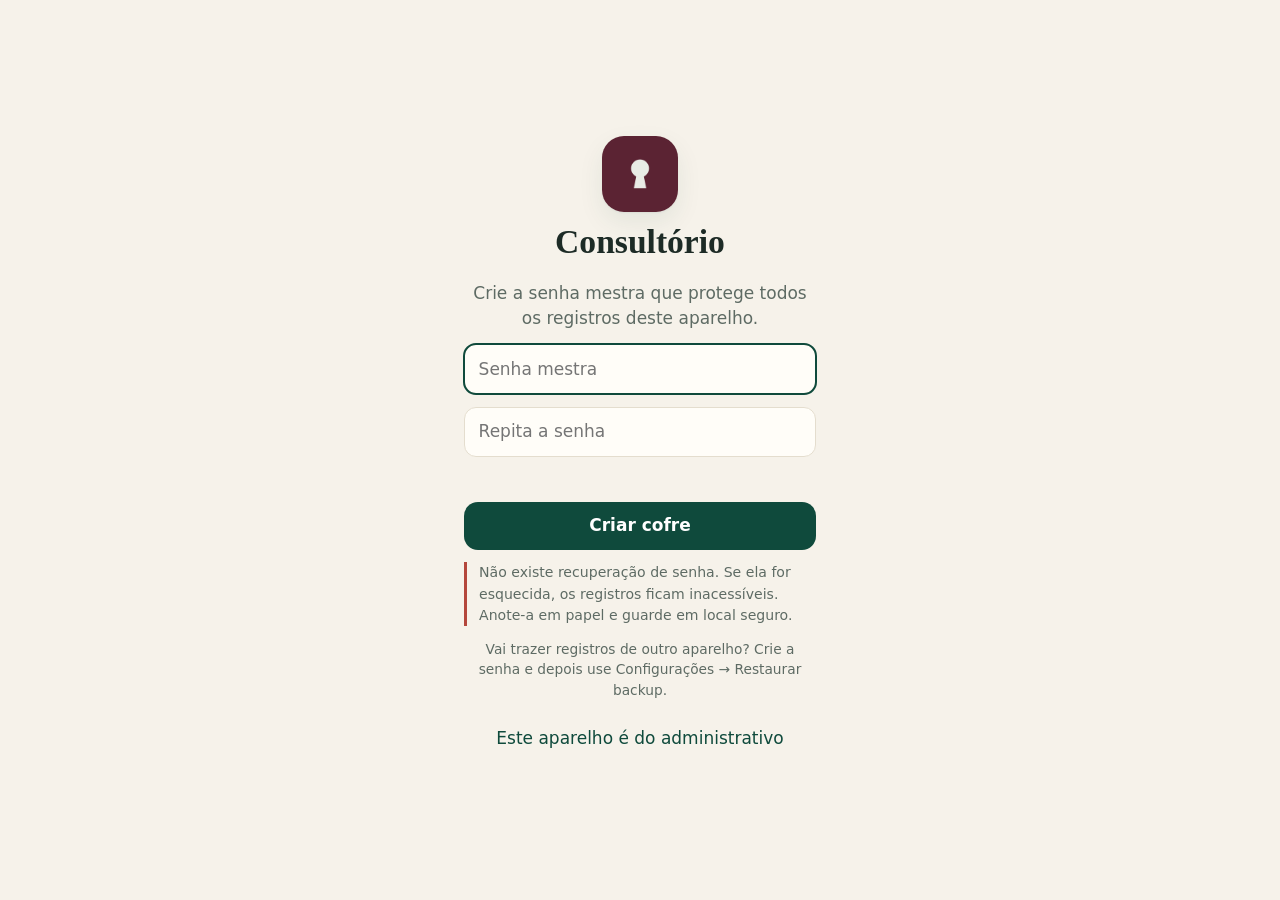
<file: index.html>
<!doctype html>
<html lang="pt-BR">
<head>
<meta charset="utf-8">
<meta name="viewport" content="width=device-width, initial-scale=1">
<!-- Política de segurança: o app só pode falar com o login do Google e com a API do Drive (para ler as listas). Qualquer outro servidor é bloqueado. -->
<meta http-equiv="Content-Security-Policy" content="default-src 'self'; script-src 'self' https://accounts.google.com/gsi/client; style-src 'self' https://accounts.google.com/gsi/style; img-src 'self'; connect-src https://www.googleapis.com https://oauth2.googleapis.com https://accounts.google.com/gsi/; frame-src https://accounts.google.com/gsi/; font-src 'none'; object-src 'none'; base-uri 'none'; form-action 'none'; manifest-src 'self'; worker-src 'self'">
<meta name="color-scheme" content="light dark">
<meta name="referrer" content="no-referrer">
<meta name="robots" content="noindex">
<meta name="theme-color" content="#E9ECE6" media="(prefers-color-scheme: light)">
<meta name="theme-color" content="#161A1B" media="(prefers-color-scheme: dark)">
<link rel="manifest" href="manifest.webmanifest">
<link rel="icon" href="icone-192.png">
<link rel="stylesheet" href="estilo.css">
<title>Consultório</title>
</head>
<body>
<main id="app"></main>
<noscript>Este app precisa de JavaScript ativado.</noscript>
<script src="cofre.js"></script>
<script src="app.js"></script>
<script src="admin.js"></script>
</body>
</html>
</file>
<file: estilo.css>
/* Consultório — visual moderno em cartões. Tinta granada sobre cinza-sálvia. */
:root {
  --fundo: #ECEEEA;
  --cartao: #FFFFFF;
  --campo: #F2F3F0;
  --tinta: #1C2224;
  --suave: #616B69;
  --linha: #E0E4DD;
  --granada: #5B2333;
  --granada-tinta: #FFFFFF;
  --granada-suave: #F3E7EA;
  --ocre: #8A5A1F;
  --ocre-suave: #F7EDDD;
  --perigo: #A2322B;
  --perigo-suave: #F8E4E2;
  --sombra: 0 1px 2px rgba(28, 34, 36, .05), 0 8px 24px rgba(28, 34, 36, .06);
  --raio: 18px;
  --serifa: "Noto Serif", Georgia, "Times New Roman", serif;
  --sans: system-ui, Roboto, "Segoe UI", sans-serif;
  color-scheme: light dark;
  padding-top: env(safe-area-inset-top, 0px);
  padding-bottom: env(safe-area-inset-bottom, 0px);
}
@media (prefers-color-scheme: dark) {
  :root:not([data-theme="light"]) {
    --fundo: #131718; --cartao: #1C2122; --campo: #252B2C; --tinta: #E7E9E4; --suave: #9CA6A3; --linha: #2E3637;
    --granada: #DDA3B1; --granada-tinta: #1A1113; --granada-suave: #3A262C;
    --ocre: #E0B372; --ocre-suave: #3A2E1D; --perigo: #EC8F86; --perigo-suave: #3C2321; --sombra: none;
  }
}
:root[data-theme="dark"] {
  --fundo: #131718; --cartao: #1C2122; --campo: #252B2C; --tinta: #E7E9E4; --suave: #9CA6A3; --linha: #2E3637;
  --granada: #DDA3B1; --granada-tinta: #1A1113; --granada-suave: #3A262C;
  --ocre: #E0B372; --ocre-suave: #3A2E1D; --perigo: #EC8F86; --perigo-suave: #3C2321; --sombra: none;
}

* { box-sizing: border-box; }
html { -webkit-text-size-adjust: 100%; scroll-padding-top: env(safe-area-inset-top, 0px); height: 100%; }
body { margin: 0; min-height: 100%; background: var(--fundo); color: var(--tinta); font: 17px/1.5 var(--sans); -webkit-tap-highlight-color: transparent; }
#app { max-width: 760px; margin: 0 auto; }
button { font: inherit; color: inherit; cursor: pointer; }
button:disabled { opacity: .4; cursor: default; }
:focus-visible { outline: 2px solid var(--granada); outline-offset: 2px; }
p { margin: 0; }

/* Campos */
input, textarea, select {
  width: 100%; font: inherit; color: var(--tinta); background: var(--campo);
  border: 1px solid transparent; border-radius: 12px; padding: .7rem .85rem; min-height: 48px;
}
input:focus, textarea:focus, select:focus { outline: 2px solid var(--granada); outline-offset: -1px; }
select { width: auto; }
textarea { resize: none; overflow: hidden; line-height: 1.6; min-height: 5rem; }
textarea.grande { min-height: 12rem; }

/* Ícones */
.ic { width: 22px; height: 22px; fill: none; stroke: currentColor; stroke-width: 1.8; stroke-linecap: round; stroke-linejoin: round; flex: none; }
.ic-bolha { width: 36px; height: 36px; border-radius: 11px; display: grid; place-items: center; background: var(--granada-suave); color: var(--granada); flex: none; }
.ic-bolha .ic { width: 19px; height: 19px; }
.ic-bolha.grande { width: 56px; height: 56px; border-radius: 16px; }
.ic-bolha.grande .ic { width: 26px; height: 26px; }

/* Botões */
.primario, .secundario, .perigo { min-height: 48px; padding: .7rem 1.15rem; border-radius: 12px; font-weight: 600; }
.primario { background: var(--granada); color: var(--granada-tinta); border: 0; }
.secundario { background: var(--cartao); border: 1px solid var(--linha); }
.perigo { background: var(--perigo); color: var(--cartao); border: 0; }
.perigo-texto { color: var(--perigo); }
.compacto { min-height: 40px; padding: .45rem .9rem; font-size: .92rem; }
.com-icone { display: inline-flex; align-items: center; gap: .35rem; }
.com-icone .ic { width: 18px; height: 18px; }
.link { background: none; border: 0; color: var(--granada); padding: .8rem 0; font-weight: 500; }
.icone { width: 46px; height: 46px; display: grid; place-items: center; border: 0; background: transparent; border-radius: 14px; flex: none; }
.icone:active { background: var(--granada-suave); }

/* Cabeçalho */
.topo {
  position: sticky; top: 0; z-index: 5; display: flex; align-items: center; gap: .15rem;
  padding: .55rem .5rem .55rem 1rem; background: var(--fundo);
}
.topo:has(> .icone:first-child) { padding-left: .3rem; }
.topo .titulo { flex: 1; min-width: 0; }
.topo h1 { margin: 0; font: 600 1.25rem/1.2 var(--serifa); overflow: hidden; text-overflow: ellipsis; white-space: nowrap; }
.topo-grande h1 { font-size: 1.9rem; padding-top: .45rem; }
.sub { display: flex; gap: .6rem; font-size: .82rem; color: var(--suave); min-height: 1.1em; }
.status.erro { color: var(--perigo); }
.acoes { display: flex; }

.conteudo { padding: .4rem 1rem 7.5rem; }
.pilha { display: flex; flex-direction: column; gap: .85rem; }

/* Cartões */
.cartao { background: var(--cartao); border-radius: var(--raio); box-shadow: var(--sombra); padding: 1rem 1.05rem 1.1rem; border: 1px solid var(--linha); }
@media (prefers-color-scheme: light) { .cartao { border-color: transparent; } }
.cartao-titulo { display: flex; align-items: center; gap: .6rem; margin: 0 0 .8rem; font: 600 1.02rem/1.3 var(--sans); }
.secao-titulo { margin: 0 0 .3rem; font: 600 .95rem/1.3 var(--sans); color: var(--suave); }

/* Busca */
.campo-busca { position: relative; display: block; margin-bottom: .9rem; }
.campo-busca .ic { position: absolute; left: .85rem; top: 50%; transform: translateY(-50%); color: var(--suave); pointer-events: none; }
.campo-busca input { padding-left: 2.7rem; background: var(--cartao); border-color: var(--linha); border-radius: 14px; }

/* Aviso de backup */
.aviso-backup { display: flex; align-items: center; gap: .8rem; padding: .8rem .9rem; margin-bottom: .9rem; border-radius: var(--raio); background: var(--ocre-suave); }
.aviso-backup .ic-bolha { background: var(--cartao); color: var(--ocre); }
.aviso-backup div { flex: 1; min-width: 0; }
.aviso-backup strong { display: block; font-size: .95rem; }
.aviso-backup small { color: var(--suave); font-size: .82rem; line-height: 1.35; display: block; }

/* Lista de pacientes */
.cartoes { display: flex; flex-direction: column; gap: .6rem; }
.paciente { display: flex; align-items: center; gap: .85rem; width: 100%; text-align: left; padding: .85rem .8rem .85rem .9rem; }
.paciente:active, .sessao-item:active, .resultado:active { transform: scale(.99); }
.paciente .info { flex: 1; min-width: 0; display: flex; flex-direction: column; gap: .1rem; }
.paciente .nome { font: 600 1.08rem/1.3 var(--serifa); overflow: hidden; text-overflow: ellipsis; white-space: nowrap; }
.meta { display: flex; align-items: center; gap: .35rem; font-size: .84rem; color: var(--suave); }
.meta .ic { width: 15px; height: 15px; }
.contador { min-width: 2rem; height: 2rem; padding: 0 .5rem; border-radius: 1rem; display: grid; place-items: center; background: var(--campo); font-size: .85rem; font-weight: 600; color: var(--suave); }
.paciente > .ic { color: var(--suave); width: 18px; height: 18px; }
.vazio { padding: 2.5rem 1rem; text-align: center; color: var(--suave); }

/* Avatares */
.avatar { width: 48px; height: 48px; border-radius: 50%; display: grid; place-items: center; color: #fff; font: 600 1rem/1 var(--sans); letter-spacing: .02em; flex: none; }
.avatar.grande { width: 64px; height: 64px; font-size: 1.3rem; border-radius: 20px; }
.c1 { background: #5B2333; } .c2 { background: #2F5D62; } .c3 { background: #3E4C74; }
.c4 { background: #8A5A1F; } .c5 { background: #55652F; } .c6 { background: #6B3F6E; }

/* Ficha: cabeçalho do paciente e abas */
.hero { display: flex; align-items: center; gap: 1rem; padding: .4rem 0 1rem; }
.hero-texto { min-width: 0; }
.hero h2 { margin: 0 0 .4rem; font: 600 1.5rem/1.2 var(--serifa); }
.chips { display: flex; flex-wrap: wrap; gap: .4rem; }
.chip { display: inline-flex; align-items: center; padding: .3rem .7rem; border-radius: 999px; background: var(--campo); font-size: .84rem; color: var(--tinta); border: 0; }
.hero .chip { background: var(--cartao); }
.chip.acao { background: var(--granada-suave); color: var(--granada); font-weight: 500; min-height: 36px; }
.chip b { font-weight: 700; margin-left: .3rem; }
.abas { display: grid; grid-template-columns: repeat(4, 1fr); gap: .3rem; padding: .3rem; margin-bottom: 1rem; background: var(--cartao); border-radius: 16px; box-shadow: var(--sombra); }
.aba { display: flex; flex-direction: column; align-items: center; gap: .15rem; padding: .5rem .2rem; border: 0; background: transparent; border-radius: 12px; font-size: .8rem; font-weight: 500; color: var(--suave); }
.aba.ativa { background: var(--granada); color: var(--granada-tinta); }
.faixa { margin-bottom: .8rem; padding: .7rem .9rem; border-radius: 12px; background: var(--granada-suave); font-size: .92rem; }

/* Retomar */
.destaque { background: var(--granada); color: var(--granada-tinta); border-color: transparent; }
.destaque-topo { display: flex; align-items: center; gap: .8rem; }
.destaque .ic-bolha { background: rgba(255, 255, 255, .16); color: inherit; }
.destaque small { display: block; opacity: .8; font-size: .82rem; }
.destaque strong { font: 600 1.15rem/1.3 var(--serifa); }
.destaque .relativo { margin-left: auto; font-size: .88rem; padding: .25rem .65rem; border-radius: 999px; background: rgba(255, 255, 255, .16); white-space: nowrap; }
.destaque .selo { margin-top: .7rem; }
.notas { list-style: none; margin: 0; padding: 0; display: flex; flex-direction: column; gap: .7rem; }
.notas li { padding-left: .8rem; border-left: 3px solid var(--granada); }
.notas p { white-space: pre-wrap; }
.data-mini { font-size: .78rem; font-weight: 600; color: var(--granada); }
.texto-corrido { white-space: pre-wrap; }
.mini-lista { display: flex; flex-direction: column; }
.vazio-cartao { display: flex; flex-direction: column; align-items: center; text-align: center; gap: .8rem; padding: 1.8rem 1.2rem; color: var(--suave); }

/* Sessões */
.sessao-item { display: block; width: 100%; text-align: left; }
.sessao-item.compacto { background: transparent; border: 0; padding: .7rem 0; border-top: 1px solid var(--linha); }
.sessao-item.compacto:first-child { border-top: 0; padding-top: 0; }
.linha1 { display: flex; align-items: center; gap: .6rem; flex-wrap: wrap; margin-bottom: .25rem; }
.num { font-weight: 600; }
.linha1 .suave { font-size: .86rem; }
.trecho { color: var(--tinta); font-size: .95rem; line-height: 1.5; }
.sessao-item .chips { margin-top: .6rem; }
.selo { display: inline-block; padding: .15rem .55rem; border-radius: 999px; font-size: .75rem; font-weight: 600; }
.selo.realizada { background: var(--granada-suave); color: var(--granada); }
.selo.falta { background: var(--perigo-suave); color: var(--perigo); }
.selo.remarcada { background: var(--ocre-suave); color: var(--ocre); }
.barra-lista { display: flex; align-items: center; justify-content: space-between; }
.barra-lista .link { padding: .3rem 0; font-size: .9rem; }
.navega { display: flex; align-items: center; justify-content: space-between; margin-bottom: .9rem; }
.navega .suave { font-size: .88rem; }
.linha-data { display: flex; align-items: center; gap: .8rem; margin-bottom: .8rem; }
.linha-data input { width: auto; }
.segmento { display: grid; grid-template-columns: repeat(3, 1fr); gap: .3rem; padding: .25rem; border-radius: 14px; background: var(--campo); }
.segmento button { border: 0; background: transparent; border-radius: 11px; padding: .55rem .3rem; font-size: .9rem; font-weight: 500; color: var(--suave); }
.segmento .ativo { background: var(--cartao); color: var(--tinta); box-shadow: 0 1px 3px rgba(0, 0, 0, .12); }
.segmento .ativo.falta { color: var(--perigo); }
.segmento .ativo.remarcada { color: var(--ocre); }
.cartao > input + .chips { margin-top: .6rem; }

/* Busca: resultados */
.resultado { display: block; width: 100%; text-align: left; }
.rotulo-res { display: inline-flex; align-items: center; gap: .4rem; font-weight: 600; font-size: .92rem; }
.rotulo-res .ic { width: 17px; height: 17px; color: var(--granada); }
.resultado small { display: block; margin-bottom: .2rem; }
mark { background: var(--granada-suave); color: var(--granada); font-weight: 600; border-radius: 4px; padding: 0 .12em; }

/* Ficha: formulário */
.grade { display: grid; gap: .8rem; grid-template-columns: 1fr; }
@media (min-width: 600px) { .grade { grid-template-columns: 1fr 1fr; } .grade .largo { grid-column: 1 / -1; } }
.campo { display: flex; flex-direction: column; gap: .3rem; }
.campo > span { font-size: .84rem; color: var(--suave); }

/* Botão flutuante */
.fab {
  position: fixed; bottom: calc(1.3rem + env(safe-area-inset-bottom, 0px)); right: max(1.1rem, calc(50vw - 380px + 1.1rem));
  width: 62px; height: 62px; border-radius: 20px; border: 0; background: var(--granada); color: var(--granada-tinta);
  display: grid; place-items: center; box-shadow: 0 8px 22px rgba(60, 15, 28, .32); z-index: 6;
}
.fab .ic { width: 28px; height: 28px; stroke-width: 2.2; }
.fab.estendido { width: auto; display: flex; gap: .45rem; padding: 0 1.3rem 0 1.05rem; font-weight: 600; }
.fab.estendido .ic { width: 22px; height: 22px; }

/* Configurações */
.linha-config { display: flex; align-items: center; gap: .8rem; padding: .7rem 0; }
.linha-config + .linha-config { border-top: 1px solid var(--linha); }
.linha-texto { flex: 1; min-width: 0; }
.linha-texto small { display: block; color: var(--suave); font-size: .82rem; line-height: 1.4; }
.linha-config > button, .linha-config > select { flex: none; }

.suave { color: var(--suave); }
.pequeno { font-size: .86rem; }
.centro { text-align: center; }

/* Telas de entrada */
.porta { min-height: 100vh; display: flex; flex-direction: column; justify-content: center; gap: .8rem; padding: 2rem 1.5rem; max-width: 400px; margin: 0 auto; }
.porta .marca { align-self: center; border-radius: 22px; box-shadow: var(--sombra); }
.porta h1 { margin: 0 0 .4rem; text-align: center; font: 600 2.1rem/1.1 var(--serifa); }
.porta input { background: var(--cartao); border-color: var(--linha); }
.erro-msg { color: var(--perigo); min-height: 1.3em; font-size: .92rem; }
.nota-alerta { font-size: .88rem; color: var(--suave); border-left: 3px solid var(--perigo); padding-left: .75rem; }
.prototipo { font-size: .82rem; text-align: center; color: var(--granada); background: var(--granada-suave); border-radius: 10px; padding: .5rem .7rem; }

/* Diálogos */
.dialogo { border: 0; border-radius: 20px; padding: 1.3rem; width: min(92vw, 420px); background: var(--cartao); color: var(--tinta); }
.dialogo::backdrop { background: rgba(12, 16, 16, .5); }
.dialogo h2 { margin: 0 0 .5rem; font: 600 1.25rem/1.3 var(--serifa); }
.dialogo p { margin: 0 0 .5rem; color: var(--suave); }
.dialogo input { margin-top: .55rem; }
.dialogo .botoes { display: flex; flex-wrap: wrap; gap: .5rem; justify-content: flex-end; margin-top: 1.1rem; }

@media (prefers-reduced-motion: reduce) { * { transition: none !important; animation: none !important; } }

/* Importação */
.botoes-linha { display: flex; flex-wrap: wrap; gap: .5rem; margin-top: .8rem; }
.fonte .secao-titulo { display: flex; align-items: center; gap: .4rem; margin: .4rem 0 .6rem; overflow-wrap: anywhere; }
.fonte .secao-titulo .ic { width: 18px; height: 18px; }
.linha-import { display: flex; flex-wrap: wrap; gap: .5rem; margin-bottom: .6rem; }
.linha-import select { flex: 1 1 12rem; }
.linha-import input { flex: 0 1 11rem; width: auto; }
.bloco-import.ignorado { opacity: .5; }
.alerta-mini { display: block; color: var(--ocre); font-size: .84rem; font-weight: 600; margin-bottom: .4rem; }
.aviso-backup small + small { margin-top: .35rem; }
.origem { display: block; margin-top: .5rem; font-size: .82rem; }
[hidden] { display: none !important; }

/* Importação de planilha */
.marcar { display: flex; align-items: center; gap: .6rem; margin: .4rem 0 .8rem; font-size: .92rem; }
.marcar input, .previa-paciente input { width: 22px; height: 22px; min-height: 0; accent-color: var(--granada); flex: none; }
.coluna-map { display: flex; flex-wrap: wrap; align-items: center; gap: .5rem .8rem; padding: .7rem 0; border-top: 1px solid var(--linha); }
.coluna-map.ignorado .coluna-info { opacity: .55; }
.coluna-info { flex: 1 1 10rem; min-width: 0; display: flex; flex-direction: column; }
.coluna-info small { overflow: hidden; text-overflow: ellipsis; white-space: nowrap; font-size: .82rem; }
.coluna-map select { flex: 1 1 100%; width: 100%; max-width: 100%; }
@media (min-width: 600px) { .coluna-map select { flex: 0 1 18rem; } }
.lista-previa { display: flex; flex-direction: column; }
.previa-paciente { display: flex; align-items: center; gap: .7rem; padding: .65rem 0; border-top: 1px solid var(--linha); }
.previa-paciente:first-child { border-top: 0; }
.previa-paciente .info { flex: 1; min-width: 0; display: flex; flex-direction: column; }
.previa-paciente .nome { font-weight: 600; }
.previa-paciente.ignorado .info { opacity: .5; }
.com-icone.link { display: inline-flex; }

/* Versão 5: sete abas, mensagens, documentos e declarações */
@media (min-width: 600px) { .abas { grid-template-columns: repeat(7, 1fr); } }
.grade.duas { grid-template-columns: 1fr 1fr; margin: .8rem 0; }
.centralizado { justify-content: center; }
.primario.largo { width: 100%; margin-top: .8rem; display: flex; }
.primario.com-icone, .secundario.com-icone { gap: .5rem; }
.dica-campo { display: block; margin-top: .45rem; font-size: .84rem; }
.chip.marcado { background: var(--granada); color: var(--granada-tinta); }
.linha-links { display: flex; flex-wrap: wrap; gap: 0 1.2rem; }
.linha-links .link { padding: .6rem 0 0; font-size: .9rem; }
.cartao .chips + .grade { margin-top: .9rem; }
.botoes-linha { display: flex; flex-wrap: wrap; gap: .6rem; }
.botoes-linha > button { flex: 1 1 11rem; display: flex; }
.faixa .link { padding: .4rem 0 0; }
.pilha-pequena { display: flex; flex-direction: column; gap: .5rem; }
.pilha-pequena:empty { display: none; }
.doc-item { display: flex; align-items: center; gap: .85rem; width: 100%; text-align: left; padding: .8rem .8rem .8rem .9rem; }
.doc-item:active { transform: scale(.99); }
.doc-item .info { flex: 1; min-width: 0; display: flex; flex-direction: column; gap: .1rem; }
.doc-item .nome { font-weight: 600; overflow: hidden; text-overflow: ellipsis; white-space: nowrap; }
.doc-item > .ic { color: var(--suave); width: 18px; height: 18px; }
.largo-dialogo { width: min(94vw, 560px); max-height: 92vh; overflow-y: auto; }
.largo-dialogo .campo { margin-bottom: .7rem; }
.largo-dialogo .campo input { margin-top: 0; }
.visualizador { margin: .4rem 0 .8rem; border-radius: 12px; background: var(--campo); padding: .6rem; min-height: 4rem; display: grid; place-items: center; overflow: auto; }
.imagem-doc { max-width: 100%; height: auto; border-radius: 8px; }
.assinatura-caixa { margin: .8rem 0; padding: .8rem; border-radius: 12px; background: #fff; border: 1px dashed var(--linha); display: grid; place-items: center; min-height: 5rem; }
.assinatura-caixa .suave { color: #6b6b6b; }
.assinatura-previa { max-width: 100%; max-height: 180px; height: auto; }
.lista-marcar { display: flex; flex-direction: column; }
.lista-marcar .marcar { margin: 0; padding: .45rem 0; border-top: 1px solid var(--linha); }
.lista-marcar .marcar:first-child { border-top: 0; }
.folha-caixa { overflow-x: auto; }
.folha {
  background: #fff; color: #1d1d1d; border-radius: 4px; box-shadow: 0 1px 4px rgba(0, 0, 0, .18);
  padding: 1.6rem 1.5rem 1rem; font: 13px/1.6 Helvetica, Arial, sans-serif; min-height: 30rem; display: flex; flex-direction: column;
}
.folha-topo { display: flex; flex-direction: column; align-items: center; padding-bottom: .5rem; border-bottom: 1px solid #999; margin-bottom: 1.6rem; }
.folha-topo strong { font-size: 14px; }
.folha-topo span { font-size: 11px; color: #555; }
.folha h4 { margin: 0 0 1.2rem; text-align: center; font-size: 14px; letter-spacing: .02em; }
.folha p { margin: 0 0 .7rem; text-align: justify; color: #1d1d1d; }
.folha .folha-data { text-align: right; margin-top: .8rem; }
.folha-assinatura { display: grid; place-items: center; min-height: 3.2rem; margin-top: .6rem; }
.folha-assinatura canvas { max-width: 58%; max-height: 110px; height: auto; }
.folha-nome { display: flex; flex-direction: column; align-items: center; border-top: 1px solid #333; width: 60%; margin: 0 auto; padding-top: .2rem; font-size: 11px; }
.folha-nome span:first-child { font-weight: 700; font-size: 12px; }
.folha-rodape { margin-top: auto; padding-top: 1.4rem; display: flex; flex-direction: column; align-items: center; font-size: 10px; color: #666; }
.grade.duas > .campo { min-width: 0; }
.grade.duas input { min-width: 0; width: 100%; padding-left: .6rem; padding-right: .5rem; }
.atalhos { display: grid; grid-template-columns: 1fr 1fr; gap: .7rem; margin-top: 1.2rem; }
.atalho { display: flex; align-items: center; gap: .7rem; padding: .8rem .9rem; border-radius: var(--raio); background: var(--cartao); border: 1px solid var(--linha); box-shadow: var(--sombra); font-weight: 500; text-align: left; }
.atalho:active { transform: scale(.98); }
.vazio .primario { margin-top: 1rem; display: inline-flex; }
/* Versão 6: agenda, pagamentos e busca geral */
.abas { grid-template-columns: repeat(4, 1fr); }
@media (min-width: 600px) { .abas { grid-template-columns: repeat(8, 1fr); } }
.agenda { margin-bottom: .9rem; }
.agenda-linha { display: flex; align-items: center; gap: .6rem; padding: .5rem 0; border-top: 1px solid var(--linha); }
.agenda .cartao-titulo + .agenda-linha { border-top: 0; }
.agenda-hora { width: 3.4rem; flex: none; font-weight: 700; font-variant-numeric: tabular-nums; color: var(--granada); }
.agenda-nome { flex: 1; min-width: 0; display: flex; align-items: center; gap: .6rem; border: 0; background: none; padding: 0; text-align: left; }
.agenda-nome span:last-child { overflow: hidden; text-overflow: ellipsis; white-space: nowrap; font-weight: 500; }
.agenda-nome .avatar { width: 34px; height: 34px; font-size: .8rem; }
.agenda-amanha { margin-top: .5rem; }
.agenda-amanha summary { cursor: pointer; padding: .5rem 0; color: var(--granada); font-weight: 500; font-size: .92rem; }
.horarios { display: flex; flex-direction: column; gap: .5rem; margin-top: .6rem; }
.horario-linha { display: flex; gap: .5rem; align-items: center; }
.horario-linha select { flex: 1; min-width: 0; }
.horario-linha input { width: 8.2rem; flex: none; }
.resumo-fin { display: grid; grid-template-columns: 1fr 1fr; gap: .7rem; }
.cartao.numero { display: flex; flex-direction: column; gap: .1rem; padding: .9rem 1rem; }
.cartao.numero small { color: var(--suave); font-size: .84rem; }
.cartao.numero strong { font: 600 1.35rem/1.25 var(--serifa); font-variant-numeric: tabular-nums; }
.pag-linha { display: flex; align-items: center; gap: .7rem; padding: .55rem 0; border-top: 1px solid var(--linha); }
.cartao-titulo + .pag-linha { border-top: 0; }
.pag-info { flex: 1; min-width: 0; display: flex; flex-direction: column; border: 0; background: none; padding: 0; text-align: left; }
.pag-info .suave { font-size: .88rem; }
.selo.pago { background: #E3F0E6; color: #2F6B3D; }
.selo.areceber { background: var(--ocre-suave); color: var(--ocre); }
.segmento .ativo.pago { color: #2F6B3D; }
.segmento .ativo.areceber { color: var(--ocre); }
.espaco-cima { margin-top: .8rem; }
.valor-lista { font-variant-numeric: tabular-nums; white-space: nowrap; }
.grupo-busca { display: flex; flex-direction: column; gap: .5rem; }
.grupo-topo { display: flex; align-items: center; gap: .7rem; border: 0; background: none; padding: 0; text-align: left; }
.grupo-topo .nome { flex: 1; min-width: 0; font: 600 1.05rem/1.3 var(--serifa); }
.grupo-topo .avatar { width: 38px; height: 38px; font-size: .85rem; }
.resultado-mini { border: 0; background: var(--campo); border-radius: 12px; padding: .55rem .75rem; text-align: left; display: flex; flex-direction: column; gap: .15rem; }
.resultado-mini .trecho { font-size: .92rem; }
@media (prefers-color-scheme: dark) { :root:not([data-theme="light"]) .selo.pago { background: #22362A; color: #9FD3AE; } :root:not([data-theme="light"]) .segmento .ativo.pago { color: #9FD3AE; } }
:root[data-theme="dark"] .selo.pago { background: #22362A; color: #9FD3AE; }
:root[data-theme="dark"] .segmento .ativo.pago { color: #9FD3AE; }

/* Versão 7: área administrativa, comprovantes, nota fiscal e aniversários */
.abas.seis, .abas.cinco { grid-template-columns: repeat(3, 1fr); }
@media (min-width: 600px) { .abas.seis { grid-template-columns: repeat(6, 1fr); } .abas.cinco { grid-template-columns: repeat(5, 1fr); } }
.segmento.dois { grid-template-columns: 1fr 1fr; }
.atalho-largo { display: flex; align-items: center; gap: .85rem; width: 100%; text-align: left; }
.atalho-largo .info, .resumo-botao .info { flex: 1; min-width: 0; display: flex; flex-direction: column; gap: .1rem; }
.atalho-largo > .ic, .resumo-botao > .ic { color: var(--suave); width: 18px; height: 18px; }
.resumo-botao { display: flex; align-items: center; gap: .85rem; width: 100%; text-align: left; margin-bottom: .9rem; }
.resumo-botao strong { font: 600 1.1rem/1.3 var(--serifa); font-variant-numeric: tabular-nums; }
.linha-botao { width: 100%; background: none; border-left: 0; border-right: 0; border-bottom: 0; text-align: left; }
.cartao-titulo + .linha-botao { border-top: 0; }
.rotulo-campo { font-size: .84rem; color: var(--suave); margin: .7rem 0 .35rem !important; }
.selo.parcial { background: var(--ocre-suave); color: var(--ocre); }
.selo.nota { background: var(--granada-suave); color: var(--granada); }
.selo.naocobrar { background: var(--campo); color: var(--suave); }
.paciente .selo { flex: none; }
.meta .selo { font-size: .72rem; }
.total-clinica { display: flex; flex-direction: column; gap: .15rem; padding: 1.1rem 1.2rem; }
.total-clinica small { opacity: .85; font-size: .88rem; }
.total-clinica strong { font: 600 2rem/1.15 var(--serifa); font-variant-numeric: tabular-nums; }
.total-clinica span { opacity: .85; font-size: .88rem; }
.navega strong { font-size: 1rem; }
.linha-copiar { display: flex; align-items: center; gap: .7rem; padding: .55rem 0; border-top: 1px solid var(--linha); }
.linha-copiar .linha-texto p { margin: 0; color: var(--tinta); overflow-wrap: anywhere; }
.botoes-mini { display: flex; gap: .4rem; flex: none; }
.aviso-entrada { border-color: var(--granada); }
.aviso-entrada .ic-bolha { color: var(--granada); }
.aniversarios .ic-bolha { color: var(--ocre); }
.agenda-linha .chips { flex-wrap: nowrap; }
.link.centro { align-self: center; }
.cartao > select { width: 100%; }
.vencidos .ic-bolha { color: var(--ocre); }
/* Letra T da data de nascimento */
.letra-t { display: grid; grid-template-columns: repeat(3, 4.4rem); grid-template-rows: repeat(3, 4.4rem); gap: 4px; justify-content: center; margin: .2rem 0 .6rem;
  grid-template-areas: ". topo ." "esquerda meio direita" ". base ."; }
.letra-t-casa { display: flex; align-items: center; justify-content: center; border-radius: 12px; background: var(--granada-suave); color: var(--granada); }
.letra-t-casa strong { font: 600 1.6rem/1 var(--serifa); font-variant-numeric: tabular-nums; }
.letra-t-casa.topo { grid-area: topo; } .letra-t-casa.base { grid-area: base; } .letra-t-casa.esquerda { grid-area: esquerda; } .letra-t-casa.direita { grid-area: direita; }
.letra-t-casa.meio { grid-area: meio; background: var(--granada); color: var(--granada-tinta); }
.casas-t { list-style: none; margin: .4rem 0 .2rem; padding: 0; }
.casas-t li { display: flex; justify-content: space-between; gap: 1rem; padding: .45rem 0; border-top: 1px solid var(--linha); }
.casas-t strong { font: 600 1.05rem/1.2 var(--serifa); font-variant-numeric: tabular-nums; color: var(--granada); }
.passos-t { margin: .3rem 0 0; padding-left: 1.1rem; font-size: .88rem; color: var(--suave); }
.passos-t li { margin: .2rem 0; }
.retrato-bloco { padding: .55rem 0; border-top: 1px solid var(--linha); }
.retrato-bloco:first-of-type { border-top: 0; }
.retrato-bloco.dominante { border-left: 3px solid var(--granada); padding-left: .6rem; }
.retrato-origem { margin: 0 0 .25rem; }
.tracos { margin: 0; padding-left: 1.1rem; }
.tracos li { margin: .15rem 0; }
.numero-editar summary { display: flex; align-items: center; gap: .8rem; cursor: pointer; list-style: none; }
.numero-editar summary::-webkit-details-marker { display: none; }
.numero-grande { font: 600 1.4rem/1 var(--serifa); color: var(--granada); min-width: 2ch; text-align: right; font-variant-numeric: tabular-nums; }
.numero-editar[open] summary { margin-bottom: .6rem; }
.numero-editar .campo { margin-top: .5rem; }
.sem-nota .ic-bolha { color: var(--granada); }
/* Paletas de cores do Consultório (a padrão, Granada, é a do :root). */
:root[data-paleta="marinho"] {
  --fundo: #EDF0F5; --cartao: #FFFFFF; --campo: #F1F3F8; --tinta: #14213D; --suave: #5A6479; --linha: #DCE1EB;
  --granada: #1B2A4A; --granada-tinta: #FFFFFF; --granada-suave: #E4E9F3;
  --ocre: #A9802E; --ocre-suave: #F6EDD8; --perigo: #A2322B; --perigo-suave: #F8E4E2;
  --sombra: 0 1px 2px rgba(20, 33, 61, .06), 0 8px 24px rgba(20, 33, 61, .07); color-scheme: light;
}
:root[data-paleta="dourado"] {
  --fundo: #F5F0E6; --cartao: #FFFDF8; --campo: #F3ECDD; --tinta: #2B2118; --suave: #75685A; --linha: #E8DEC9;
  --granada: #8E6A22; --granada-tinta: #FFFFFF; --granada-suave: #F3E8CF;
  --ocre: #5E4318; --ocre-suave: #EFE3CA; --perigo: #A2322B; --perigo-suave: #F8E4E2;
  --sombra: 0 1px 2px rgba(43, 33, 24, .06), 0 8px 24px rgba(43, 33, 24, .07); color-scheme: light;
}
:root[data-paleta="esmeralda"] {
  --fundo: #ECF1EE; --cartao: #FFFFFF; --campo: #F0F4F1; --tinta: #142420; --suave: #5B6A65; --linha: #DBE4DF;
  --granada: #1E4D3F; --granada-tinta: #FFFFFF; --granada-suave: #E1EDE8;
  --ocre: #A07C2A; --ocre-suave: #F5ECD7; --perigo: #A2322B; --perigo-suave: #F8E4E2;
  --sombra: 0 1px 2px rgba(20, 36, 32, .06), 0 8px 24px rgba(20, 36, 32, .07); color-scheme: light;
}
:root[data-paleta="noite"] {
  --fundo: #0D1527; --cartao: #16213A; --campo: #1D2A47; --tinta: #EEF0F5; --suave: #A4ADC0; --linha: #26355A;
  --granada: #C29A48; --granada-tinta: #1E1606; --granada-suave: #3A2F1C;
  --ocre: #D9B66C; --ocre-suave: #3A3020; --perigo: #F0938A; --perigo-suave: #402626;
  --sombra: none; color-scheme: dark;
}
:root[data-paleta="vinho"] {
  --fundo: #1A1214; --cartao: #251A1D; --campo: #2F2226; --tinta: #F2ECEA; --suave: #B6A7A8; --linha: #3A2A2F;
  --granada: #C29A48; --granada-tinta: #1E1606; --granada-suave: #3E3020;
  --ocre: #D9B66C; --ocre-suave: #3E3224; --perigo: #F0938A; --perigo-suave: #452628;
  --sombra: none; color-scheme: dark;
}

/* Ouro metálico nas paletas escuras: botões, aba ativa e destaques com brilho de ouro. */
:root[data-paleta="noite"] .primario, :root[data-paleta="noite"] .aba.ativa, :root[data-paleta="noite"] .destaque, :root[data-paleta="noite"] .fab, :root[data-paleta="noite"] .chip.marcado, :root[data-paleta="noite"] .letra-t-casa.meio, :root[data-paleta="noite"] .prim, :root[data-paleta="noite"] .abas .on, :root[data-paleta="noite"] .av, :root[data-paleta="vinho"] .primario, :root[data-paleta="vinho"] .aba.ativa, :root[data-paleta="vinho"] .destaque, :root[data-paleta="vinho"] .fab, :root[data-paleta="vinho"] .chip.marcado, :root[data-paleta="vinho"] .letra-t-casa.meio, :root[data-paleta="vinho"] .prim, :root[data-paleta="vinho"] .abas .on, :root[data-paleta="vinho"] .av {
  background-image: linear-gradient(135deg, #7A5618 0%, #B8893A 22%, #E9CB7E 45%, #F7E3A6 52%, #C99C46 72%, #8A6420 100%); color: #1E1606; box-shadow: inset 0 1px 0 rgba(255,255,255,.35), 0 2px 8px rgba(0,0,0,.35);
}
:root[data-paleta="noite"] .topo h1, :root[data-paleta="noite"] .cab b, :root[data-paleta="noite"] .topo b, :root[data-paleta="vinho"] .topo h1, :root[data-paleta="vinho"] .cab b, :root[data-paleta="vinho"] .topo b { color: #D9B66C; }

/* Versão 22: dica da caneta no caderno */
.destaque-dica { color: var(--granada) !important; font-weight: 600; }

/* Versão 25: lista da semana */
.lista-dia { display: flex; flex-direction: column; gap: 2px; }
.lista-linha { display: block; width: 100%; text-align: left; padding: .45rem .55rem; border-radius: 8px; border: 0; background: transparent; color: inherit; font: inherit; font-size: .95rem; line-height: 1.35; }
button.lista-linha { cursor: pointer; }
button.lista-linha:hover, button.lista-linha:focus-visible { background: rgba(128,128,128,.12); }
.lista-linha.saiu { opacity: .55; text-decoration: line-through; }
.lista-linha.compromisso { opacity: .8; }
.lista-linha.vago { color: var(--suave, inherit); }
.lista-resumo { display: grid; grid-template-columns: 1fr 1fr; gap: .4rem .9rem; margin: .4rem 0 .6rem; }
.lista-resumo div { display: flex; justify-content: space-between; gap: .5rem; border-bottom: 1px solid rgba(128,128,128,.2); padding-bottom: .25rem; }
.lista-legenda { display: grid; grid-template-columns: 1fr; gap: .3rem; margin-top: .6rem; }
.lista-legenda div { display: flex; gap: .6rem; align-items: baseline; }
.lista-emoji { min-width: 2rem; text-align: center; }
details.cartao > summary { cursor: pointer; font-weight: 600; }
@media (min-width: 700px) { .lista-legenda { grid-template-columns: 1fr 1fr; } }

/* Versão 27: título do dia tocável na agenda */
.dia-botao { display: flex; align-items: center; gap: .6rem; width: 100%; background: transparent; border: 0; padding: 0; color: inherit; font: 600 1.02rem/1.3 var(--sans); text-align: left; cursor: pointer; }
.dia-botao .dia-mais { margin-left: auto; font-size: 1.5rem; line-height: 1; color: var(--granada); padding: 0 .4rem; }

/* Versão 30: atalho "Todos os pacientes" na tela inicial */
.todos-pacientes { margin-top: .6rem; }
.todos-pacientes .ic-bolha { width: 44px; height: 44px; display: grid; place-items: center; }

/* Versão 32: conteúdo embaçado enquanto o app está em segundo plano (lista de apps recentes) */
html.app-oculto #app { filter: blur(22px); }

/* Versão 43: pagamentos */
.pag-numeros { display: grid; grid-template-columns: repeat(3, minmax(0, 1fr)); gap: .6rem; margin: .3rem 0 .8rem; }
.pag-numero { display: flex; flex-direction: column; gap: .15rem; padding: .6rem .7rem; border-radius: 10px; background: rgba(128,128,128,.10); }
.pag-numero strong { font-size: 1.05rem; }
.pag-numero.ok strong { color: var(--verde, #3a9a5b); }
.pag-numero.alerta strong { color: #d9534f; }
.tabela-rolagem { overflow-x: auto; -webkit-overflow-scrolling: touch; border-radius: 10px; }
.tabela-pag { width: 100%; border-collapse: collapse; font-size: .92rem; }
.tabela-pag th { text-align: left; font-size: .75rem; letter-spacing: .04em; padding: .5rem .55rem; background: rgba(128,128,128,.16); white-space: nowrap; }
.tabela-pag td { padding: .5rem .55rem; border-bottom: 1px solid rgba(128,128,128,.18); white-space: nowrap; }
.tabela-pag tbody tr { cursor: pointer; }
.tabela-pag td.num { text-align: right; font-variant-numeric: tabular-nums; }
.tabela-pag.mensais td.marca, .tabela-pag.mensais th:nth-child(n+3) { text-align: center; }
@media (max-width: 520px) { .pag-numeros { grid-template-columns: 1fr; } }

/* Versão 44: pagamento por sessão */
.lista-linha-pag { display: flex; align-items: center; gap: .4rem; }
.lista-linha-pag > .lista-linha { flex: 1; min-width: 0; }
.lista-linha-pag > .chip { flex: none; white-space: nowrap; }
.chip.pago-chip { color: var(--verde, #3a9a5b); }
.mes-titulo { display: flex; justify-content: space-between; align-items: baseline; gap: .5rem; padding: .3rem 0; border-bottom: 1px solid rgba(128,128,128,.25); }

/* Versão 50: quadros do relatório para reembolso (prévia) */
.folha-quadro { border: 1px solid #222; padding: 6px 10px; margin: 10px 0 14px; }
.folha .folha-quadro-titulo { text-align: center !important; font-weight: 700; margin: 0 0 4px; }
.meta.valor-editavel { text-decoration: underline dotted; text-underline-offset: 3px; cursor: pointer; }
.meta.devendo { color: var(--perigo); font-weight: 600; }
.meta.em-dia { text-decoration: none; }
/* versão 68: fechamento mensal e anual */
.barra-fechamento { display: flex; height: 10px; border-radius: 999px; overflow: hidden; background: color-mix(in srgb, currentColor 12%, transparent); width: 100%; margin-top: 6px; }
.barra-preenchida.ok { background: #3fae6a; }
.barra-preenchida.alerta { background: #d9534f; }
.linha-fechamento { display: grid; grid-template-columns: 3rem 1fr; gap: 4px 12px; align-items: center; width: 100%; padding: 10px 0; background: none; border: 0; border-bottom: 1px solid color-mix(in srgb, currentColor 12%, transparent); color: inherit; text-align: left; font: inherit; cursor: pointer; }
.linha-fechamento .barra-fechamento { margin: 0; }
.linha-fechamento > span.pequeno { grid-column: 2; }
.texto-alerta { color: var(--perigo, #d9534f); }
/* versão 75: faixa de sincronização parada */
.faixa-sync { position: fixed; left: 12px; right: 12px; top: calc(76px + env(safe-area-inset-top)); z-index: 50; padding: 14px 16px; border-radius: 14px; border: 0;
  background: #b8860b; color: #1a1205; font: inherit; font-weight: 600; text-align: left; box-shadow: 0 6px 24px rgba(0,0,0,.35); cursor: pointer; }
/* versão 80: pagamentos em 3 abas */
.tocavel { cursor: pointer; text-align: left; font: inherit; color: inherit; border: 0; width: 100%; }
.cartao.numero.tocavel { border: 1px solid color-mix(in srgb, currentColor 14%, transparent); }
.mes-devendo summary { cursor: pointer; list-style: none; padding: 4px 0 10px; font-size: 1.05rem; }
.mes-devendo summary::-webkit-details-marker { display: none; }
.mes-devendo summary::before { content: '▸ '; }
.mes-devendo[open] summary::before { content: '▾ '; }
.centro { text-align: center; }
.pag-numero.tocavel { background: transparent; }
/* versão 87: linha de devedor com Pagou e lixeira */
.linha-devedor { display: flex; align-items: center; gap: 8px; border-bottom: 1px solid color-mix(in srgb, currentColor 10%, transparent); }
.linha-devedor > .pag-linha { flex: 1; border-bottom: 0; min-width: 0; }
.linha-devedor .botoes-mini { display: flex; gap: 6px; align-items: center; flex-shrink: 0; }
.lista-marcar { max-height: 55vh; overflow-y: auto; display: flex; flex-direction: column; gap: 4px; }
.linha-devedor > .cartao.paciente { flex: 1; min-width: 0; }

/* ===================== Versão 100: paleta Entrelaços (natureza e ouro) ===================== */
:root[data-paleta="entrelacos"] {
  --fundo: #011816; --cartao: #04201C; --campo: #082A25; --tinta: #F3EAD6; --suave: #BDB79C; --linha: #3B3A1D;
  --granada: #E8BC52; --granada-tinta: #1A1204; --granada-suave: #1E2A14;
  --ocre: #E8BC52; --ocre-suave: #22301A; --perigo: #F0938A; --perigo-suave: #402626;
  --sombra: none; --serifa: "Cormorant Garamond", "Noto Serif", Georgia, "Times New Roman", serif; color-scheme: dark;
}
:root[data-paleta="entrelacos"] body { background: radial-gradient(130% 70% at 50% 0%, #06302A 0%, #011816 60%) fixed, #011816; }
:root[data-paleta="entrelacos"] .cartao, :root[data-paleta="entrelacos"] .atalho { border: 1px solid rgba(232, 188, 82, .45); background: color-mix(in srgb, #04201C 92%, transparent); }
:root[data-paleta="entrelacos"] .primario, :root[data-paleta="entrelacos"] .aba.ativa, :root[data-paleta="entrelacos"] .destaque, :root[data-paleta="entrelacos"] .fab,
:root[data-paleta="entrelacos"] .chip.marcado, :root[data-paleta="entrelacos"] .abas .on, :root[data-paleta="entrelacos"] .av {
  background-image: linear-gradient(135deg, #7A5618 0%, #B8893A 22%, #E9CB7E 45%, #F7E3A6 52%, #C99C46 72%, #8A6420 100%); color: #1E1606; box-shadow: inset 0 1px 0 rgba(255,255,255,.35), 0 2px 8px rgba(0,0,0,.35);
}
:root[data-paleta="entrelacos"] .topo h1, :root[data-paleta="entrelacos"] .cartao-titulo, :root[data-paleta="entrelacos"] .secao-titulo { color: #F0D58A; font-family: var(--serifa); }
:root[data-paleta="entrelacos"] .nome, :root[data-paleta="entrelacos"] .agenda-nome span, :root[data-paleta="entrelacos"] .pag-info strong { font-family: var(--serifa); }
:root[data-paleta="entrelacos"] .ic-bolha { background: transparent; border: 1px solid rgba(232, 188, 82, .6); border-radius: 50%; color: #E8BC52; }
:root[data-paleta="entrelacos"] .secundario, :root[data-paleta="entrelacos"] .chip { border-color: rgba(232, 188, 82, .55); }
:root[data-paleta="entrelacos"] .agenda-hora { color: #E8BC52; font-family: var(--serifa); font-size: 1.15rem; }
.topo-ent { margin: 0 0 .4rem; }
.topo-ent-arte { position: relative; margin: 0 -1rem; }
.topo-ent-arte img { display: block; width: 100%; height: auto; -webkit-mask-image: linear-gradient(#000 80%, transparent); mask-image: linear-gradient(#000 80%, transparent); }
.topo-ent-menu { position: absolute; left: 2.2%; top: 6%; width: 7.5%; aspect-ratio: 1; border-radius: 50%; background: transparent; border: 0; padding: 0; cursor: pointer; }
.topo-ent-linha { display: flex; align-items: flex-end; gap: .5rem; padding: 0 1rem; margin-top: -.6rem; }
.topo-ent-linha .titulo { flex: 1; min-width: 0; }
.topo-ent-linha h1 { margin: 0; font: 600 2.1rem/1.15 var(--serifa); color: #F7EBD2; }
.topo-ent-linha .sub { color: var(--tinta); font-family: var(--serifa); font-size: 1.1rem; display: flex; gap: .6rem; flex-wrap: wrap; }
.topo-ent-linha .acoes { display: flex; gap: .2rem; }
.atalhos-grandes { display: grid; grid-template-columns: repeat(4, 1fr); gap: .7rem; margin: .4rem 0 1rem; }
.atalho-grande { position: relative; display: flex; flex-direction: column; align-items: center; justify-content: center; gap: .45rem; padding: 1rem .4rem; min-height: 96px;
  border-radius: 18px; border: 1px solid rgba(232, 188, 82, .55); background: linear-gradient(180deg, color-mix(in srgb, var(--cartao) 80%, #E8BC52 6%), var(--cartao)); color: var(--tinta); font: 600 1.05rem var(--serifa); }
.atalho-grande .ic { width: 30px; height: 30px; color: var(--granada); }
.atalho-grande:active { transform: scale(.97); }
.ponto-aviso { position: absolute; top: 10px; right: 12px; width: 10px; height: 10px; border-radius: 50%; background: #d32f2f; }
.resumo-inicio { display: grid; grid-template-columns: repeat(3, 1fr); padding: .4rem; }
.resumo-item { display: flex; align-items: center; gap: .7rem; padding: .7rem .8rem; background: none; border: 0; color: inherit; text-align: left; font: inherit; }
.resumo-item + .resumo-item { border-left: 1px solid rgba(232, 188, 82, .4); }
.resumo-item .ic { width: 30px; height: 30px; color: var(--granada); flex: none; }
.resumo-txt { display: flex; flex-direction: column; min-width: 0; }
.resumo-txt small { color: var(--tinta); font-family: var(--serifa); font-size: .95rem; }
.resumo-txt strong { font: 600 1.45rem/1.2 var(--serifa); white-space: nowrap; }
.linha-recados { display: flex; align-items: center; gap: .8rem; width: 100%; text-align: left; margin-top: .8rem; padding: .9rem 1rem; }
.linha-recados .nome { flex: 1; font-size: 1.2rem; }
.rodape-ent { display: block; width: calc(100% + 2rem); margin: 1.5rem -1rem -7.5rem; -webkit-mask-image: linear-gradient(transparent, #000 35%); mask-image: linear-gradient(transparent, #000 35%); }
@media (max-width: 620px) {
  .atalhos-grandes { grid-template-columns: repeat(2, 1fr); }
  .resumo-inicio { grid-template-columns: 1fr; }
  .resumo-item + .resumo-item { border-left: 0; border-top: 1px solid rgba(232, 188, 82, .4); }
  .topo-ent-linha h1 { font-size: 1.7rem; }
}
/* versão 100: no celular, os botões da agenda descem para a linha de baixo do nome */
@media (max-width: 620px) {
  .agenda-linha { flex-wrap: wrap; }
  .agenda-linha .agenda-nome { flex: 1 1 calc(100% - 5rem); }
  .agenda-linha .chips { flex: 1; justify-content: flex-end; flex-wrap: wrap; margin-left: 3.2rem; }
  .agenda-linha .chips .chip { white-space: nowrap; }
  .topo-ent-linha { flex-wrap: wrap; }
  .topo-ent-menu { width: 11%; top: 4%; left: 1%; }
}
:root[data-paleta="entrelacos"] .agenda-nome span:last-child { font-size: 1.1rem; }

.cartao.credito { display: flex; flex-direction: column; gap: .35rem; padding: .9rem 1rem; border-color: rgba(93, 187, 142, .6); }
.cartao.credito .primario { align-self: flex-start; }

/* versão 107: Pagamentos em quatro grupos */
.resumo-fin.tres { grid-template-columns: repeat(3, 1fr); }
.acoes-pag { flex-wrap: wrap; }
.acoes-pag button { flex: 1 1 auto; justify-content: center; }
.grupo-pag { display: flex; flex-direction: column; gap: .4rem; }
.grupo-pag-topo { display: flex; flex-wrap: wrap; align-items: baseline; gap: .3rem .8rem; }
.grupo-pag-topo .cartao-titulo { flex: 1 1 auto; margin: 0; }
.grupo-pag-nums { font-size: .88rem; color: var(--suave); }
.grupo-pag-nums b { color: var(--tinta); }
.linha-grupo { display: flex; flex-wrap: wrap; align-items: center; gap: .4rem .6rem; padding: .45rem 0; border-top: 1px solid rgba(232, 188, 82, .18); }
.linha-grupo > .pag-linha, .linha-grupo > .pag-info { flex: 1 1 280px; min-width: 0; }
.linha-grupo-acoes { display: flex; flex-wrap: wrap; align-items: center; gap: .35rem; margin-left: auto; }
.selo-status { font-size: .85rem; padding: .2rem .65rem; border-radius: 999px; border: 1px solid currentColor; white-space: nowrap; }
.selo-status.ok { color: #6FCF97; } .selo-status.aguarda { color: #F2C14E; } .selo-status.atraso { color: #F0938A; }
.pix-extrato { border-style: dashed; }
@media (max-width: 620px) { .resumo-fin.tres { grid-template-columns: 1fr; } }
.linha-marcar-pago { display: flex; align-items: center; gap: .5rem; padding: .3rem 0; border-bottom: 1px solid rgba(232,188,82,.18); }
.linha-marcar-pago .nome { flex: 1; }
.linha-marcar-pago input[type="checkbox"] { width: 22px; height: 22px; flex: none; margin: 0; }
.linha-marcar-pago .nome { text-align: left; min-width: 0; }
.linha-marcar-pago input[type="text"] { flex: 0 0 8.5rem; }

/* versão 117 */
.grupo-pag details.resolvidos { border-top: 1px solid rgba(232, 188, 82, .25); padding-top: .4rem; }
.grupo-pag details.resolvidos summary { cursor: pointer; color: #6FCF97; font-weight: 600; padding: .3rem 0; }
.linha-grupo .aviso-link { color: #F2C14E; padding: 0 0 0 3.2rem; flex-basis: 100%; text-align: left; }
.linha-grupo-acoes .chip { min-width: 2.6rem; justify-content: center; }
.linha-importar { display: flex; flex-wrap: wrap; align-items: center; gap: .4rem .6rem; padding: .45rem 0; border-bottom: 1px solid rgba(232,188,82,.18); }
.linha-importar input[type=checkbox] { width: 22px; height: 22px; flex: none; }
.linha-importar .pag-info { flex: 1 1 220px; }
.linha-importar select { flex: 1 1 220px; max-width: 100%; }
.lista-importar { max-height: 60vh; overflow: auto; }
.abas-grupos { flex-wrap: wrap; }
.abas-grupos > * { flex: 1 1 auto; white-space: nowrap; }

/* ===================== Versão 129: Entrelaços claro (creme e verde) ===================== */
:root[data-paleta="claro"] {
  --fundo: #F6F2EA; --cartao: #FFFDF8; --campo: #F1ECE2; --tinta: #1D2B26; --suave: #5E6B64; --linha: #E4DDCE;
  --granada: #0F4A3C; --granada-tinta: #FFFFFF; --granada-suave: #E3EEE8;
  --ocre: #B7862F; --ocre-suave: #F7EBD6; --perigo: #B4473C; --perigo-suave: #F8E4E0;
  --sombra: 0 1px 2px rgba(15, 74, 60, .06), 0 10px 26px rgba(15, 74, 60, .08); --raio: 20px;
  --serifa: "Noto Serif", Georgia, "Times New Roman", serif; color-scheme: light;
}
:root[data-paleta="claro"] body { background: #F6F2EA; color: var(--tinta); }
:root[data-paleta="claro"] .cartao { background: var(--cartao); border: 1px solid var(--linha); box-shadow: var(--sombra); }
:root[data-paleta="claro"] .topo { background: linear-gradient(180deg, #0F4A3C, #0C3D32); color: #fff; }
:root[data-paleta="claro"] .topo h1, :root[data-paleta="claro"] .topo .sub, :root[data-paleta="claro"] .topo .ic { color: #fff; }
:root[data-paleta="claro"] .primario, :root[data-paleta="claro"] .fab { background: #0F4A3C; color: #fff; border: 0; border-radius: 14px; }
:root[data-paleta="claro"] .secundario { background: #FFFDF8; color: var(--tinta); border: 1px solid var(--linha); border-radius: 14px; }
:root[data-paleta="claro"] .cartao-titulo, :root[data-paleta="claro"] .nome, :root[data-paleta="claro"] .pag-info strong { font-family: var(--serifa); color: var(--tinta); }
:root[data-paleta="claro"] .ic-bolha { background: #E3EEE8; color: #0F4A3C; border: 0; }
:root[data-paleta="claro"] .segmento { background: #EFE9DD; border-radius: 999px; padding: 4px; border: 0; }
:root[data-paleta="claro"] .segmento button { border-radius: 999px; color: var(--tinta); background: transparent; }
:root[data-paleta="claro"] .segmento button.ativo { background: #0F4A3C; color: #fff; }
:root[data-paleta="claro"] .chip { background: #F1ECE2; color: var(--tinta); border: 1px solid var(--linha); }
:root[data-paleta="claro"] .chip.marcado { background: #0F4A3C; color: #fff; border-color: #0F4A3C; }
:root[data-paleta="claro"] .selo-status.ok { color: #1E6B4F; background: #E3EEE8; border-color: #CFE2D8; }
:root[data-paleta="claro"] .selo-status.aguarda { color: #9A6A12; background: #F7EBD6; border-color: #EED9B2; }
:root[data-paleta="claro"] .selo-status.atraso { color: #A33A30; background: #F8E4E0; border-color: #EFC9C2; }
:root[data-paleta="claro"] .resumo-fin .numero:nth-child(1) { background: #E8F1EC; }
:root[data-paleta="claro"] .resumo-fin .numero:nth-child(2) { background: #FBEFDD; }
:root[data-paleta="claro"] .resumo-fin .numero:nth-child(3) { background: #EDF2EE; }
:root[data-paleta="claro"] .resumo-fin .numero strong { font-family: var(--serifa); color: var(--tinta); }
:root[data-paleta="claro"] .navega { background: linear-gradient(180deg, #0F4A3C, #145646); color: #fff; border-radius: 0 0 22px 22px; margin: -1rem -1rem .8rem; padding: 1rem; }
:root[data-paleta="claro"] .navega strong { color: #fff; font-family: var(--serifa); font-size: 1.4rem; }
:root[data-paleta="claro"] .navega .secundario { background: rgba(255,255,255,.08); color: #fff; border-color: rgba(255,255,255,.35); }
:root[data-paleta="claro"] .barra-preenchida.ok { background: #0F4A3C; }
:root[data-paleta="claro"] .barra-preenchida.alerta { background: #EAD7B5; }
:root[data-paleta="claro"] .resumo-inicio { background: linear-gradient(135deg, #0F4A3C, #0B3A2F); border: 0; color: #fff; }
:root[data-paleta="claro"] .resumo-inicio .resumo-txt small, :root[data-paleta="claro"] .resumo-inicio .resumo-txt strong { color: #fff; }
:root[data-paleta="claro"] .resumo-inicio .ic { color: #E8BC52; }
:root[data-paleta="claro"] .resumo-item + .resumo-item { border-color: rgba(255,255,255,.25); }
:root[data-paleta="claro"] .atalho-grande { background: #FFFDF8; color: var(--tinta); border: 1px solid var(--linha); box-shadow: var(--sombra); }
:root[data-paleta="claro"] .atalho-grande .ic { color: #0F4A3C; }
:root[data-paleta="claro"] .topo-ent-linha h1 { color: #fff; text-shadow: 0 1px 6px rgba(0,0,0,.45); }
:root[data-paleta="claro"] .topo-ent-linha .sub { color: #fff; text-shadow: 0 1px 4px rgba(0,0,0,.45); }
:root[data-paleta="claro"] .topo-ent { background: linear-gradient(180deg, transparent 55%, #0F4A3C 55%); margin: 0 -1rem .6rem; padding-bottom: .9rem; border-radius: 0 0 26px 26px; }
:root[data-paleta="claro"] .topo-ent-arte { margin: 0; }
:root[data-paleta="claro"] .topo-ent-linha { padding: .4rem 1.2rem 0; }
:root[data-paleta="claro"] .topo-ent-linha .acoes .ic { color: #fff; }
:root[data-paleta="claro"] .rodape-ent { display: none; }
/* barra de navegação embaixo */
.barra-inferior { position: fixed; left: 0; right: 0; bottom: 0; z-index: 40; display: flex; justify-content: space-around; background: var(--cartao); border-top: 1px solid var(--linha);
  padding: .35rem .2rem calc(.35rem + env(safe-area-inset-bottom, 0px)); box-shadow: 0 -4px 18px rgba(0,0,0,.06); }
.barra-item { flex: 1; display: flex; flex-direction: column; align-items: center; gap: .15rem; background: none; border: 0; color: var(--suave); font: 600 .78rem var(--sans, system-ui); padding: .35rem 0; border-radius: 14px; }
.barra-item .ic { width: 24px; height: 24px; }
.barra-item.ativo { color: var(--granada); background: var(--granada-suave); }
body.com-barra { padding-bottom: 76px; }
body.com-barra .fab { bottom: calc(86px + env(safe-area-inset-bottom, 0px)); }
/* tabela de pagamentos */
.linha-tabela { display: grid; grid-template-columns: minmax(0, 2.4fr) 1fr 1fr minmax(0, 1.8fr); align-items: center; gap: .6rem; }
.linha-tabela .col-valor { font-weight: 700; font-family: var(--serifa); }
.linha-tabela .col-venc { display: inline-flex; align-items: center; gap: .35rem; background: var(--campo); border-radius: 10px; padding: .25rem .55rem; justify-self: start; font-size: .9rem; }
.linha-tabela .col-venc .ic { width: 16px; height: 16px; }
.linha-tabela .col-status { justify-content: flex-end; margin-left: 0; }
.cabeca-tabela { font-size: .85rem; color: var(--suave); padding: .5rem 0 .3rem; border-bottom: 1px solid var(--linha); }
.cabeca-tabela .col-venc { background: none; padding: 0; }
.cabeca-tabela .col-status { text-align: right; }
.pct-grupo { align-self: flex-end; font-size: .85rem; color: var(--suave); margin-bottom: -.3rem; }
@media (max-width: 760px) {
  .linha-tabela { grid-template-columns: minmax(0, 1fr) auto; }
  .linha-tabela .col-venc { display: none; }
  .linha-tabela .col-status { grid-column: 1 / -1; }
  .cabeca-tabela { display: none; }
}

/* versão 130: cabeçalho de Pagamentos e linhas mais limpas */
.topo-pag { margin: 0 0 .4rem; }
.topo-pag-arte { position: relative; }
.topo-pag-arte img { display: block; width: 100%; height: 150px; object-fit: cover; object-position: center 35%; }
.topo-pag-linha { display: flex; align-items: center; gap: .8rem; padding: 1rem 1rem .2rem; margin-top: -14px; background: var(--fundo); border-radius: 22px 22px 0 0; position: relative; }
.topo-pag-linha .ic-titulo .ic { width: 38px; height: 38px; color: var(--granada); }
.topo-pag-linha .titulo { flex: 1; min-width: 0; }
.topo-pag-linha h1 { margin: 0; font: 700 1.9rem/1.1 var(--serifa); color: var(--tinta); }
.topo-pag-linha .sub { color: var(--suave); font-size: .95rem; }
.topo-pag-linha .segmento { flex: 0 0 auto; min-width: 220px; }
:root[data-paleta="claro"] .navega { background: none; color: var(--tinta); margin: 0 0 .4rem; padding: 0; justify-content: center; gap: 1.2rem; border-radius: 0; }
:root[data-paleta="claro"] .navega strong { color: #0F4A3C; font-size: 1.5rem; }
:root[data-paleta="claro"] .navega .secundario { background: var(--cartao); color: var(--tinta); border: 1px solid var(--linha); width: 46px; height: 46px; padding: 0; justify-content: center; }
:root[data-paleta="claro"] .navega .rot-nav { display: none; }
.acoes-pag { display: grid !important; grid-template-columns: 1.4fr repeat(4, 1fr); gap: .6rem; }
.acoes-pag button { white-space: nowrap; }
.conferencia-total { margin: -.2rem 0 0; font-size: .85rem; text-align: center; }
.linha-tabela { grid-template-columns: minmax(0, 2.4fr) auto minmax(0, 1.9fr); }
.linha-tabela .col-valor { justify-self: end; font-size: 1.1rem; }
@media (max-width: 760px) {
  .acoes-pag { grid-template-columns: 1fr 1fr; }
  .topo-pag-linha { flex-wrap: wrap; }
  .topo-pag-linha .segmento { min-width: 0; flex: 1 1 100%; }
  .linha-tabela { grid-template-columns: minmax(0, 1fr) auto; }
}
.topo-pag-arte img { height: auto; max-height: 230px; object-position: center top; }
.abas-grupos { display: grid !important; grid-template-columns: repeat(auto-fit, minmax(170px, 1fr)); }

/* versão 131: cartões de pacientes */
.cartao.pc { display: flex; flex-direction: column; padding: .2rem .9rem .5rem; gap: 0; }
.pc-topo { display: flex; align-items: center; gap: .9rem; background: none; border: 0; padding: .8rem 0; text-align: left; color: inherit; font: inherit; border-bottom: 1px solid var(--linha); }
.pc-nome { flex: 1; display: flex; flex-direction: column; gap: .15rem; min-width: 0; padding-left: .9rem; border-left: 1px solid var(--linha); }
.pc-nome .nome { font: 700 1.25rem var(--serifa); }
.pc-linha { display: grid; grid-template-columns: 1fr 1.2fr auto 1fr; align-items: center; gap: .4rem; padding: .55rem 0 .2rem; }
.pc-celula { display: flex; align-items: center; gap: .55rem; background: none; border: 0; border-right: 1px solid var(--linha); padding: .2rem .5rem .2rem 0; text-align: left; color: inherit; font: inherit; }
.pc-celula:last-child { border-right: 0; }
.pc-celula .ic { width: 26px; height: 26px; color: var(--granada); flex: none; }
.pc-txt { display: flex; flex-direction: column; min-width: 0; }
.pc-txt small { color: var(--suave); font-size: .82rem; }
.pc-txt strong { font-size: 1rem; font-weight: 600; }
.pc-celula.forte .pc-txt strong { font-weight: 700; }
.pc-situacao { border: 0; border-radius: 999px; padding: .55rem 1rem; font-weight: 700; white-space: nowrap; margin-right: .5rem; }
.pc-situacao.deve { background: #FBE4C9; color: #8A4B0F; }
.pc-situacao.credito, .pc-situacao.ok { background: #E1EFE6; color: #1E6B4F; }
.pc-situacao.neutro { background: var(--campo); color: var(--suave); }
.pc-encerrar { align-self: flex-end; color: var(--suave); padding: .1rem 0; }
@media (max-width: 760px) {
  .pc-linha { grid-template-columns: 1fr 1fr; }
  .pc-celula:nth-child(2) { border-right: 0; }
  .pc-situacao { justify-self: start; }
}

/* versão 132: Atenção necessária, Central de Atenção, Recibos a emitir */
.cartao.atencao { padding: .6rem 1rem; }
.atencao-linha { display: flex; align-items: center; gap: .8rem; width: 100%; background: none; border: 0; border-top: 1px solid var(--linha); padding: .7rem 0; text-align: left; color: inherit; font: inherit; }
.atencao-linha .pag-info { flex: 1; }
.atencao-qtd { background: #F7EBD6; color: #8A5A12; border-radius: 999px; padding: .25rem .75rem; font-weight: 700; }
.topo-verde { display: flex; align-items: center; gap: .8rem; background: linear-gradient(180deg, #0F4A3C, #0C3D32); color: #fff; padding: 1rem 1.2rem; margin: 0 0 .6rem; }
.topo-verde h1 { margin: 0; font: 700 1.6rem var(--serifa); color: #fff; }
.topo-verde .sub { color: rgba(255,255,255,.85); font-size: .92rem; }
.topo-verde .titulo { flex: 1; display: flex; flex-direction: column; }
.voltar-verde { background: none; border: 0; color: #fff; padding: .3rem; }
.voltar-verde .ic { width: 26px; height: 26px; }
.marca-verde { font: italic 600 1.4rem var(--serifa); color: #E8BC52; }
.secao-atencao summary { display: flex; align-items: center; gap: .7rem; cursor: pointer; font-size: 1.15rem; font-family: var(--serifa); padding: .3rem 0; }
.secao-atencao.verde { background: #EAF2EC; } .secao-atencao.bege { background: #FBF0DF; } .secao-atencao.rosa { background: #F8E9E6; }
.filtros-emitir { display: flex; gap: .8rem; flex-wrap: wrap; align-items: center; }
.filtros-emitir .segmento { flex: 1 1 320px; }
.filtros-emitir .campo-busca { flex: 1 1 220px; margin: 0; }
.linha-emitir { display: grid; grid-template-columns: minmax(0, 2.2fr) .7fr 1fr 1fr 1fr 1.3fr; align-items: center; gap: .5rem; padding: .55rem 0; border-top: 1px solid var(--linha); }
.linha-emitir.cabeca { font-size: .85rem; color: var(--suave); border-top: 0; font-weight: 600; }
.linha-emitir .pag-linha { gap: .6rem; }
.acoes-emitir { display: flex; flex-direction: column; align-items: flex-start; gap: .1rem; }
@media (max-width: 760px) {
  .linha-emitir { grid-template-columns: 1fr auto; }
  .linha-emitir.cabeca { display: none; }
  .linha-emitir > span:nth-child(4) { display: none; }
}
.pc-situacao.areceber { background: #F7EBD6; color: #8A5A12; }
.livres-dia { display: flex; flex-direction: column; gap: .3rem; padding: .4rem 0; border-top: 1px solid var(--linha); }
.livres-dia .chips { flex-wrap: wrap; }
.texto-livre { color: #1E6B4F; font-weight: 600; }

/* versão 137: agenda no visual claro */
.sel-vista { border: 1px solid var(--linha); border-radius: 999px; padding: .5rem 1rem; background: var(--cartao); font-weight: 600; }
.nav-semana { display: flex; align-items: center; gap: .5rem; background: var(--cartao); border: 1px solid var(--linha); border-radius: 16px; padding: .35rem .5rem; }
.nav-semana-meio { flex: 1; display: flex; justify-content: center; align-items: center; gap: .5rem; background: none; border: 0; font: inherit; color: var(--tinta); }
.ag-linha { display: grid; grid-template-columns: 4rem auto 1fr auto; align-items: center; gap: .8rem; width: 100%; background: none; border: 0; border-top: 1px solid var(--linha); padding: .5rem .3rem; text-align: left; color: inherit; font: inherit; }
.ag-hora { background: #F7EBD6; color: var(--tinta); border-radius: 10px; padding: .3rem 0; text-align: center; font-weight: 700; }
.ag-nome { display: flex; flex-direction: column; min-width: 0; }
.ag-nome strong { font-family: var(--serifa); }
.ag-linha.livre { background: #E3EFE6; border-radius: 12px; border-top: 0; margin: .2rem 0; color: #1E6B4F; }
.ag-linha.livre .ag-hora { background: #CFE4D6; }
.ag-linha.livre .ic { color: #1E6B4F; }
.ag-linha.aviso { background: #FBF0DF; border-radius: 12px; }
.ag-nota { display: flex; align-items: center; gap: .6rem; background: #FBF0DF; border-radius: 12px; padding: .55rem .8rem; margin: .3rem 0; }
.ag-nota .ic { color: #B7862F; flex: none; }
.hl-quando { font-size: 1.1rem; margin: 0 0 .4rem; }
.largo { width: 100%; justify-content: center; }
.perigo-caixa { display: flex; gap: .7rem; align-items: flex-start; width: 100%; text-align: left; background: #F8E4E0; color: #A33A30; border: 0; border-radius: 14px; padding: .8rem 1rem; margin-top: .6rem; font: inherit; }
.perigo-caixa span { display: flex; flex-direction: column; }
.perigo-caixa small { color: var(--tinta); }
/* versão 140: faixa "saiu deste dia" é tocável para voltar a sessão */
button.ag-nota.ag-nota-botao { width: 100%; text-align: left; border: 0; font: inherit; color: inherit; cursor: pointer; }
.ag-nota-dica { display: block; font-size: .8rem; opacity: .7; margin-top: 2px; }
/* versão 141: revisão de remarcação em várias semanas */
.rem-linha { border-top: 1px solid rgba(0,0,0,.08); padding: .5rem 0; display: flex; flex-direction: column; gap: .25rem; }
.rem-linha.conflito { background: #FBEDE8; border-radius: 10px; padding: .5rem .6rem; }
.rem-topo { display: flex; align-items: center; gap: .6rem; font-variant-numeric: tabular-nums; }
.rem-topo input { width: 1.2rem; height: 1.2rem; flex: none; }
.rem-aviso { display: flex; align-items: center; justify-content: space-between; gap: .5rem; flex-wrap: wrap; }
/* versão 142: rodapé do dia na agenda + nomes sempre legíveis no visual claro (mesmo com o celular no modo escuro) */
:root[data-paleta="claro"] { color-scheme: light; }
:root[data-paleta="claro"] .ag-linha:not(.livre), :root[data-paleta="claro"] .ag-nota, :root[data-paleta="claro"] .rem-linha { color: var(--tinta); }
:root[data-paleta="claro"] .ag-nome strong { color: var(--tinta); }
.rodape-dia { display: flex; flex-wrap: wrap; gap: .5rem; margin-top: .6rem; padding-top: .6rem; border-top: 1px dashed var(--linha); }
.rd-item { display: inline-flex; align-items: baseline; gap: .3rem; padding: .3rem .7rem; border-radius: 999px; font-size: .9rem; background: #F1ECE2; color: var(--tinta); }
.rd-item strong { font-size: 1.05rem; }
.rd-vaga { background: #E3EFE6; color: #1E6B4F; }
.rd-feita { background: #E8EEF7; color: #2C4A7A; }
.rd-falta { background: #F8E4E0; color: #A33A30; }
/* versão 143: valores do dia e resumo da semana na agenda */
.valores-dia { display: grid; grid-template-columns: 1fr 1fr; gap: .5rem; margin: .4rem 0 .5rem; }
.valores-dia > span { display: flex; flex-direction: column; padding: .45rem .7rem; border-radius: 12px; background: #F1ECE2; color: var(--tinta); }
.valores-dia small { font-size: .78rem; opacity: .75; }
.valores-dia strong { font-size: 1.1rem; font-family: var(--serifa); }
.valores-dia .vd-feito { background: #E3EFE6; color: #1E6B4F; }
.resumo-semana .rs-titulo { margin: 0 0 .5rem; font-family: var(--serifa); color: var(--tinta); }
.rs-grade { display: grid; grid-template-columns: repeat(3, 1fr); gap: .5rem; }
.rs-caixa { display: flex; flex-direction: column; padding: .55rem .7rem; border-radius: 14px; background: #F1ECE2; color: var(--tinta); }
.rs-caixa small { font-size: .78rem; opacity: .75; }
.rs-caixa strong { font-size: 1.15rem; font-family: var(--serifa); }
.rs-total { background: #FBEFDD; } .rs-feito { background: #E3EFE6; color: #1E6B4F; } .rs-falta { background: #F8E4E0; color: #A33A30; } .rs-vagas { background: #E3EFE6; color: #1E6B4F; }
@media (max-width: 480px) { .rs-grade { grid-template-columns: repeat(2, 1fr); } .rs-total { grid-column: 1 / -1; } }
/* versão 144: retângulos Anotações e Avisos na tela inicial + tela de anotações */
.caixas-na { display: grid; grid-template-columns: 1fr 1fr; gap: .7rem; margin-bottom: .8rem; }
.caixa-na { display: flex; flex-direction: column; align-items: flex-start; gap: .25rem; text-align: left; padding: .9rem 1rem; border-radius: 18px; border: 1px solid var(--linha); background: var(--superficie, #fffdf8); color: var(--tinta); font: inherit; cursor: pointer; min-height: 7rem; box-shadow: 0 1px 3px rgba(0,0,0,.05); }
.caixa-na strong { font-family: var(--serifa); font-size: 1.15rem; }
.caixa-na-sub { font-size: .85rem; opacity: .75; }
.caixa-na-topo { display: flex; width: 100%; justify-content: space-between; align-items: center; }
.caixa-na-qtd { min-width: 1.7rem; height: 1.7rem; border-radius: 999px; display: grid; place-items: center; font-weight: 700; font-size: .9rem; background: #fff; color: #B3261E; padding: 0 .4rem; }
.caixa-na.alerta { background: #C62828; border-color: #C62828; color: #fff; box-shadow: 0 2px 10px rgba(198,40,40,.35); }
.caixa-na.alerta .caixa-na-sub { opacity: .95; }
.caixa-na.alerta .ic-bolha { background: rgba(255,255,255,.2); color: #fff; }
.caixa-na.alerta .ic-bolha svg { stroke: #fff; }
.nota-linha { display: flex; align-items: flex-start; gap: .7rem; padding: .7rem .2rem; border-top: 1px solid var(--linha); color: var(--tinta); }
.nota-linha:first-child { border-top: 0; }
.nota-linha input[type=checkbox] { width: 1.35rem; height: 1.35rem; margin-top: .2rem; flex: none; }
.nota-linha.alerta { background: #FBE9E7; border-radius: 12px; padding: .7rem .6rem; border-top-color: transparent; }
.nota-linha.feita strong { text-decoration: line-through; opacity: .6; }
.nota-corpo { flex: 1; display: flex; flex-direction: column; gap: .2rem; text-align: left; background: none; border: 0; padding: 0; font: inherit; color: inherit; cursor: pointer; }
.nota-obs { font-size: .92rem; white-space: pre-wrap; }
/* versão 145: recados como conversa, com lido e resposta */
.recado { border: 1px solid var(--linha); border-radius: 14px; padding: .7rem .8rem; margin-top: .6rem; color: var(--tinta); background: #fff; display: flex; flex-direction: column; gap: .35rem; }
.recado.meu { background: #F6F3EC; }
.recado.novo { border: 2px solid #C62828; background: #FDF1EF; }
.rc-cab { display: flex; justify-content: space-between; gap: .5rem; align-items: baseline; }
.rc-pac { font-weight: 600; font-size: .9rem; }
.rc-texto { margin: 0; white-space: pre-wrap; }
.rc-resp { margin-left: .8rem; padding: .4rem .6rem; border-left: 3px solid #B9C9BF; background: rgba(0,0,0,.025); border-radius: 0 10px 10px 0; }
.rc-resp.minha { border-left-color: #D9B98A; }
.rc-resp p { margin: .1rem 0 0; white-space: pre-wrap; }
.rc-status { font-size: .85rem; opacity: .8; }
.rc-status.lido { color: #1E6B4F; opacity: 1; }
.rc-status.novo { color: #B3261E; font-weight: 600; opacity: 1; }
.rc-botoes { display: flex; flex-wrap: wrap; gap: .4rem; align-items: center; }
.recado-citado { margin: 0 0 .5rem; padding: .5rem .7rem; border-left: 3px solid var(--linha); background: rgba(0,0,0,.03); white-space: pre-wrap; }
/* versão 146: horário vago mais chamativo + presença na agenda da semana */
.ag-linha.livre { background: #2E8B57; color: #fff; border: 2px dashed #A8E6C1; box-shadow: 0 2px 8px rgba(46,139,87,.25); }
.ag-linha.livre .ag-hora { background: rgba(255,255,255,.22); color: #fff; }
.ag-linha.livre .ag-nome, .ag-linha.livre strong { color: #fff; }
.ag-linha.livre svg, .ag-linha.livre .ic { color: #fff; stroke: #fff; }
.ag-pres-chip { display: inline-block; margin-top: .25rem; padding: .15rem .6rem; border-radius: 999px; font-size: .82rem; font-weight: 600; background: #EEE; color: #333; width: fit-content; }
.ag-pres-chip.pres-realizada { background: #DDF1E4; color: #17603F; }
.ag-pres-chip.pres-falta, .ag-pres-chip.pres-tardia { background: #FBE3DF; color: #A33A30; }
.ag-pres-chip.pres-cancelada, .ag-pres-chip.pres-remarcada { background: #EEE8F7; color: #5A3E8C; }
.ag-linha.com-pres.pres-realizada { box-shadow: inset 4px 0 0 #2E8B57; }
.ag-linha.com-pres.pres-falta, .ag-linha.com-pres.pres-tardia { box-shadow: inset 4px 0 0 #C62828; }
.ag-pres-botoes { display: flex; flex-wrap: wrap; align-items: center; gap: .4rem; padding: 0 0 .6rem 4.2rem; }
.ag-pres-botoes button { border-radius: 999px; padding: .35rem .8rem; font: inherit; font-size: .88rem; border: 1px solid var(--linha); background: #fff; color: var(--tinta); cursor: pointer; }
.ag-pres-botoes .pres-veio { background: #DDF1E4; color: #17603F; border-color: #A9D8BA; }
.ag-pres-botoes .pres-falta { background: #FBE3DF; color: #A33A30; border-color: #EDB3AA; }
</file>
